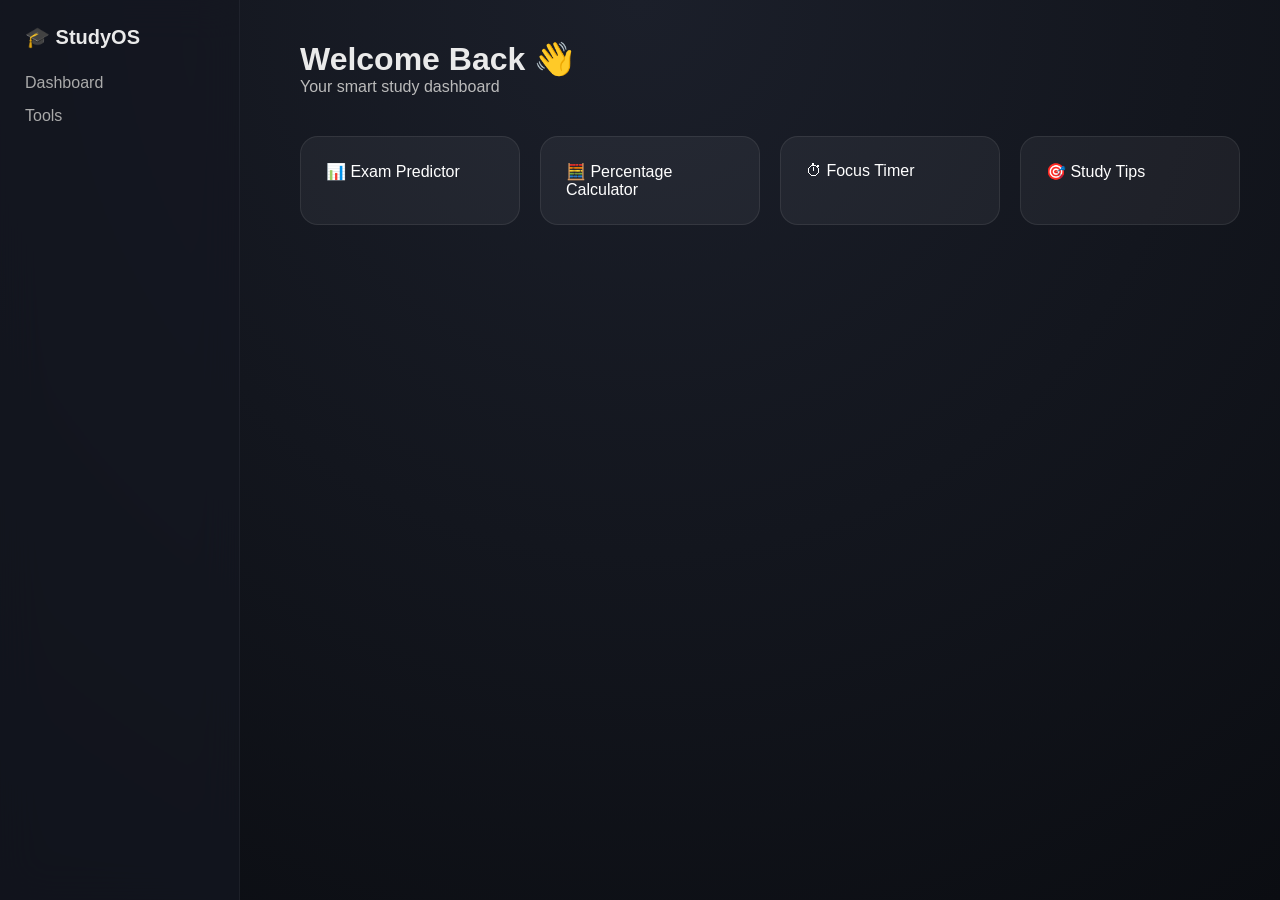
<file: index.html>
<!DOCTYPE html>
<html>
<head>
  <title>Student Dashboard</title>
  <link rel="stylesheet" href="style.css">
</head>
<body>

<div class="sidebar">
  <h2>🎓 StudyOS</h2>
  <a href="index.html">Dashboard</a>
  <a href="tools.html">Tools</a>
</div>

<div class="main">

  <h1>Welcome Back 👋</h1>
  <p class="sub">Your smart study dashboard</p>

  <div class="grid">

    <a href="tools.html#predict" class="card">
      📊 Exam Predictor
    </a>

    <a href="tools.html#calc" class="card">
      🧮 Percentage Calculator
    </a>

    <a href="tools.html#timer" class="card">
      ⏱ Focus Timer
    </a>

    <a href="tools.html#tips" class="card">
      🎯 Study Tips
    </a>

  </div>

</div>

</body>
</html>
</file>
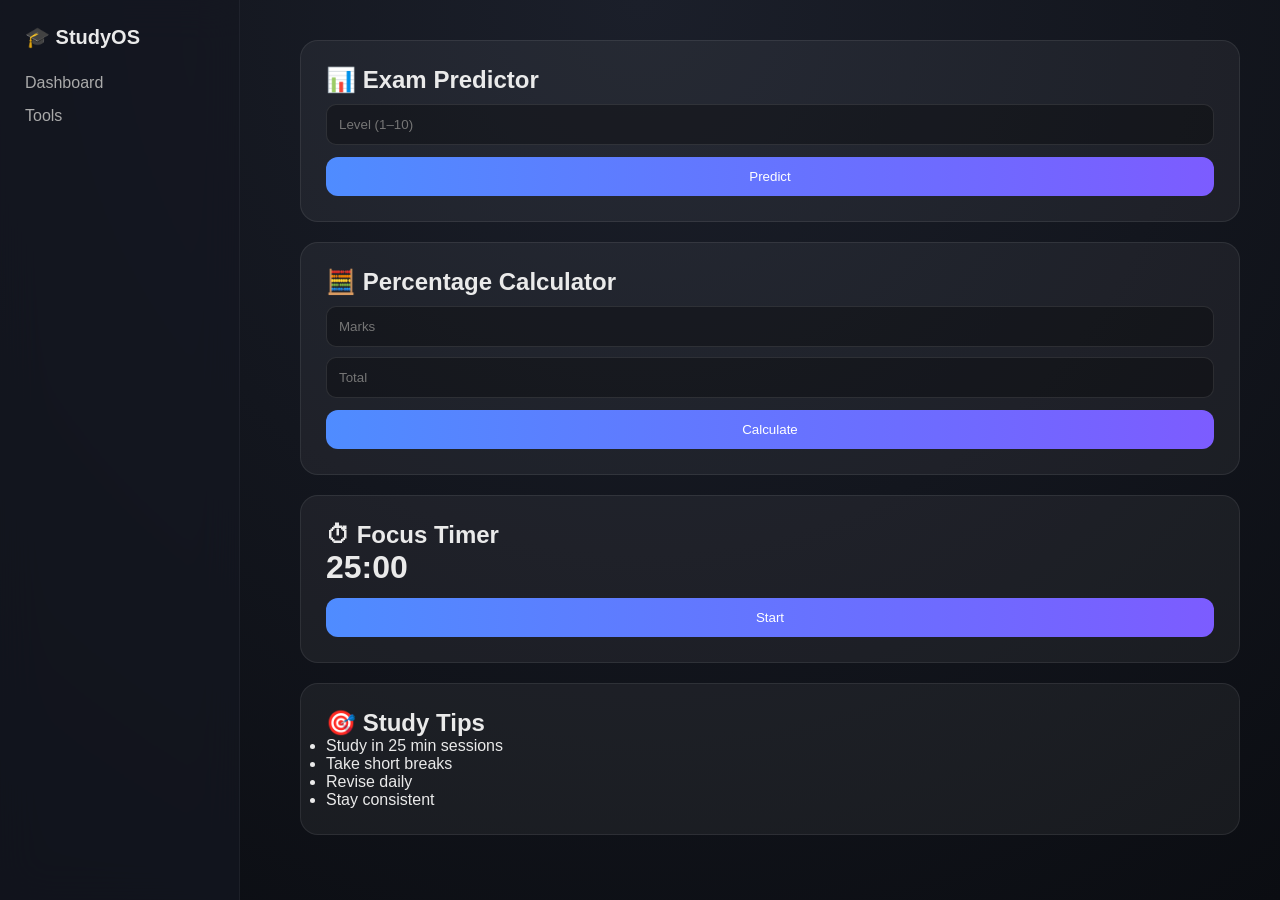
<file: tools.html>
<!DOCTYPE html>
<html>
<head>
  <title>Tools</title>
  <link rel="stylesheet" href="style.css">
</head>
<body>

<div class="sidebar">
  <h2>🎓 StudyOS</h2>
  <a href="index.html">Dashboard</a>
  <a href="tools.html">Tools</a>
</div>

<div class="main">

  <!-- Predictor -->
  <div class="panel" id="predict">
    <h2>📊 Exam Predictor</h2>
    <input id="level" type="number" placeholder="Level (1–10)">
    <button onclick="predict()">Predict</button>
    <p id="result"></p>
  </div>

  <!-- Calculator -->
  <div class="panel" id="calc">
    <h2>🧮 Percentage Calculator</h2>
    <input id="marks" placeholder="Marks">
    <input id="total" placeholder="Total">
    <button onclick="calc()">Calculate</button>
    <p id="percent"></p>
  </div>

  <!-- Timer -->
  <div class="panel" id="timer">
    <h2>⏱ Focus Timer</h2>
    <h1 id="time">25:00</h1>
    <button onclick="start()">Start</button>
  </div>

  <!-- Tips -->
  <div class="panel" id="tips">
    <h2>🎯 Study Tips</h2>
    <ul>
      <li>Study in 25 min sessions</li>
      <li>Take short breaks</li>
      <li>Revise daily</li>
      <li>Stay consistent</li>
    </ul>
  </div>

</div>

<script src="script.js"></script>
</body>
</html>
</file>
<file: style.css>
/* RESET */
* {
  margin: 0;
  padding: 0;
  box-sizing: border-box;
  font-family: -apple-system, BlinkMacSystemFont, "Segoe UI", sans-serif;
}

body {
  background: radial-gradient(circle at top, #1b1f2a, #0b0d12);
  color: #eaeaea;
  min-height: 100vh;
}

/* SIDEBAR */
.sidebar {
  position: fixed;
  left: 0;
  top: 0;
  width: 240px;
  height: 100%;
  background: rgba(20, 24, 34, 0.7);
  backdrop-filter: blur(20px);
  border-right: 1px solid rgba(255,255,255,0.05);
  padding: 25px;
}

.sidebar h2 {
  margin-bottom: 25px;
  font-size: 20px;
}

.sidebar a {
  display: block;
  color: #aaa;
  text-decoration: none;
  margin: 15px 0;
  transition: 0.2s;
}

.sidebar a:hover {
  color: white;
  transform: translateX(5px);
}

/* MAIN AREA */
.main {
  margin-left: 260px;
  padding: 40px;
}

/* HERO */
.hero h1 {
  font-size: 40px;
  background: linear-gradient(90deg, #6ee7ff, #a78bfa);
  -webkit-background-clip: text;
  -webkit-text-fill-color: transparent;
}

.hero p {
  color: #999;
  margin-top: 10px;
}

/* GRID CARDS */
.grid {
  display: grid;
  grid-template-columns: repeat(auto-fit, minmax(220px, 1fr));
  gap: 20px;
  margin-top: 40px;
}

/* CARD */
.card {
  background: rgba(255,255,255,0.05);
  border: 1px solid rgba(255,255,255,0.08);
  padding: 25px;
  border-radius: 18px;
  text-decoration: none;
  color: white;
  transition: 0.3s;
}

.card:hover {
  transform: translateY(-8px);
  background: rgba(255,255,255,0.08);
}

/* PANELS */
.panel {
  background: rgba(255,255,255,0.05);
  border: 1px solid rgba(255,255,255,0.08);
  padding: 25px;
  margin-bottom: 20px;
  border-radius: 18px;
}

/* INPUTS */
input, textarea {
  width: 100%;
  padding: 12px;
  margin-top: 10px;
  background: rgba(0,0,0,0.3);
  border: 1px solid rgba(255,255,255,0.1);
  color: white;
  border-radius: 10px;
  outline: none;
}

/* BUTTON */
button {
  margin-top: 12px;
  padding: 12px;
  width: 100%;
  background: linear-gradient(90deg, #4f8cff, #7c5cff);
  border: none;
  color: white;
  border-radius: 12px;
  cursor: pointer;
  transition: 0.3s;
}

button:hover {
  transform: scale(1.03);
}

/* TEXT */
p {
  color: #bbb;
}
</file>
